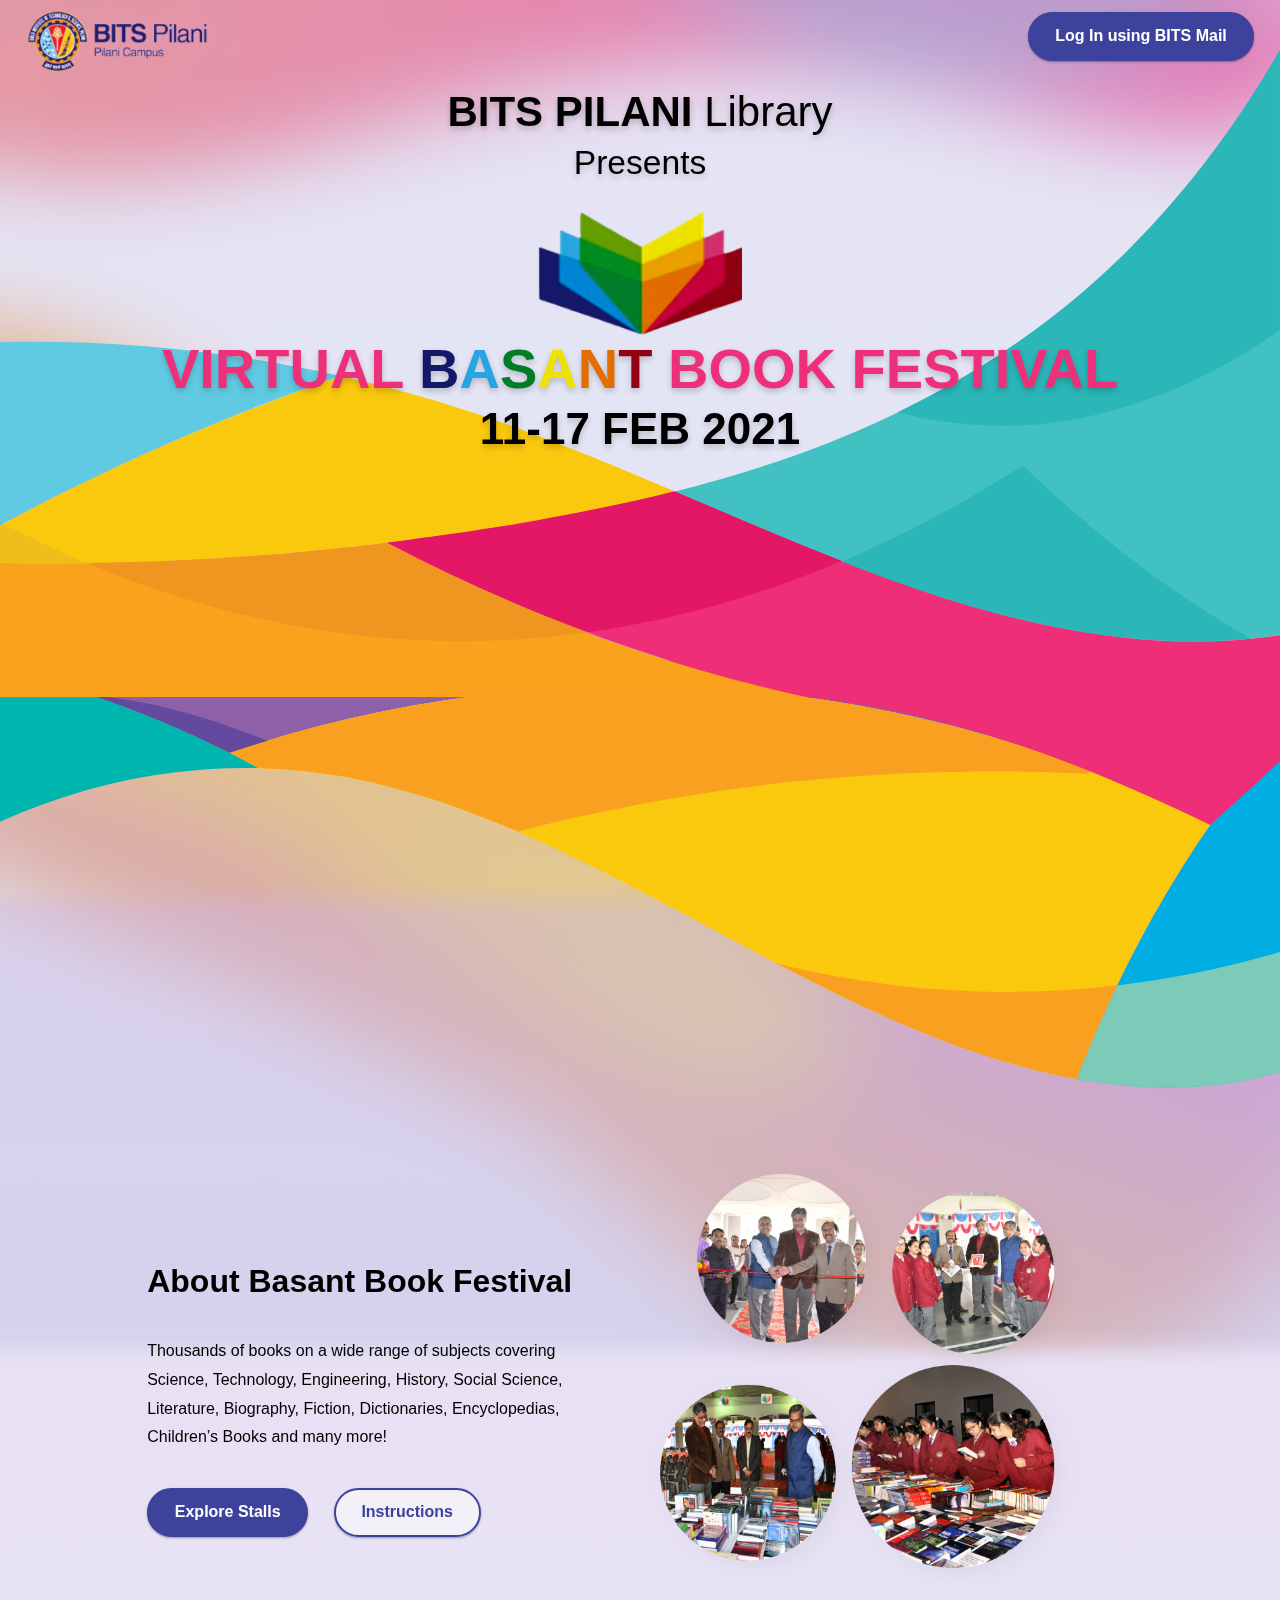
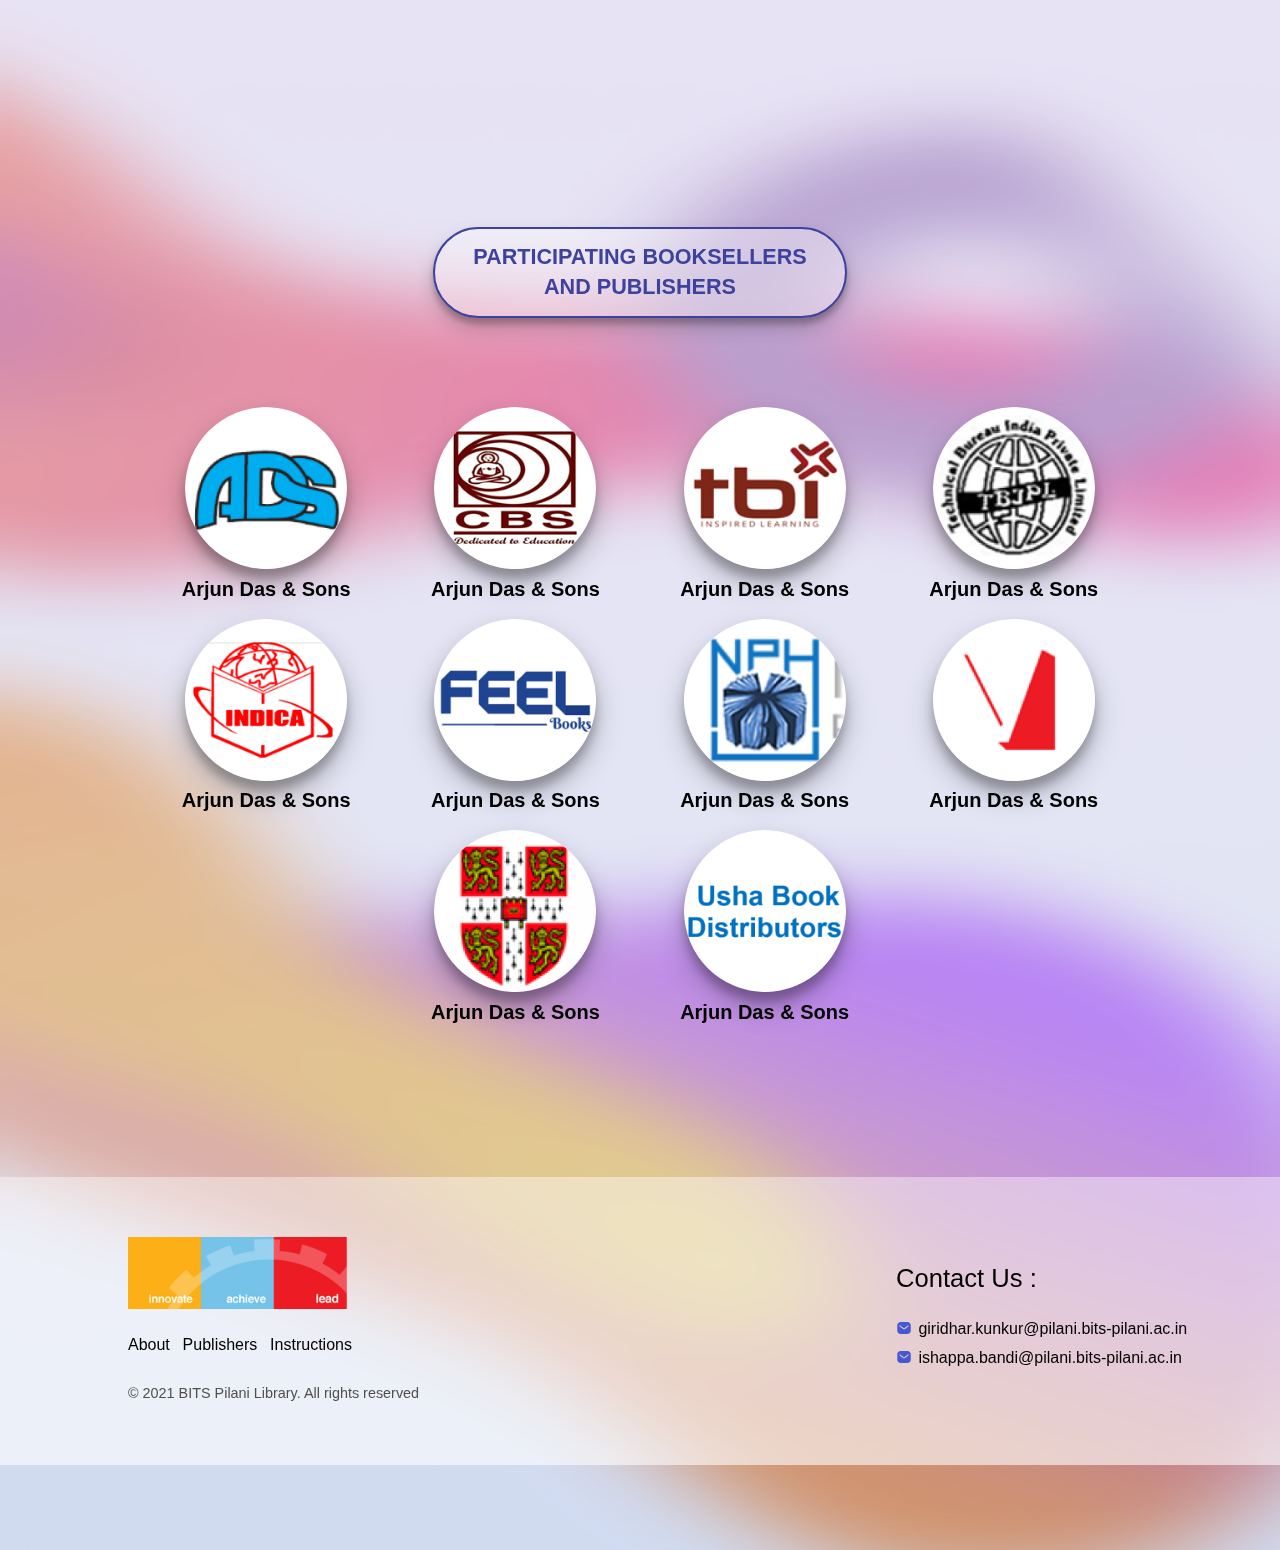
<file: index.html>
<!DOCTYPE html>
<html lang="en">

<head>
    <meta charset="UTF-8">
    <meta name="viewport" content="width=device-width, initial-scale=1.0">
    <link rel="stylesheet" href="css/index.css">
    <link rel="icon" href="assets/icon.png">

    <meta name="google-signin-scope" content="profile email">
    <script src="https://apis.google.com/js/platform.js" async defer></script>
    <script src="https://apis.google.com/js/api:client.js"></script>
    <meta name="google-signin-client_id"
        content="681636635176-ies3cblqevrapsbdlvegihfia6pu8tnd.apps.googleusercontent.com">
    <title>BBF</title>
</head>

<body>
    <!-- <div class="background"></div> -->
    <img src="assets/frost1.png" class="frost">
    <img src="assets/frost1.png" class="frost2">
    <div class="wrapper">
        <div class="header">
            <div class="logo">
                <div><img src="assets/logo.png" class="icon" onclick="location.href='index.html'"></div>
            </div>
            <div class="login_button_container">
                <div class="cart_container">
                    <img src="assets/cart.png" class="cart" onclick="location.href='orders.html'">
                </div>
                <div class="login_logout">
                    <div id="login_button" class="button customGPlusSignIn">
                        Log In using BITS Mail
                    </div>
                    <div class="button_inverse log_out" style="display: none;" onclick="signOut()">
                        Log Out
                    </div>
                </div>

            </div>

        </div>
        <img src="assets/color cuevws.svg" class="landing_svg">
        <div class="landing">
            <div class="landing_text">
                <div class="main_heading">
                    <b>BITS PILANI</b> Library
                    <br>
                    <div class="presents">Presents</div>

                </div>
                <div class="big_icon_container">
                    <img src="assets/icon.png" class="big_icon">
                </div>
                <div class="vbbf">
                    VIRTUAL <span style="color: #131867;">B</span><span style="color: #25a5e2;">A</span><span
                        style="color:#007d25 ;">S</span><span style="color:#ede200 ;">A</span><span
                        style="color:#e36d00 ;">N</span><span style="color: #910013;">T</span> BOOK FESTIVAL
                </div>
                <div class="date">
                    11-17 FEB 2021
                </div>
            </div>

        </div>
        <div class="about" id='about'>
            <div class="about_text_container">
                <div class="about_heading">
                    About Basant Book Festival
                </div>
                <div class="about_text">
                    Thousands of books on a wide range of subjects covering Science, Technology, Engineering, History,
                    Social Science, Literature, Biography, Fiction, Dictionaries, Encyclopedias, Children’s Books and
                    many more!
                </div>
                <div class="about_button">
                    <div class="button" onclick="location.href='#publishers'">
                        <a>Explore Stalls</a>
                    </div>
                    <div class="button_inverse"
                        onclick="window.open('https://drive.google.com/file/d/1TWB0E_e07oopO7eTzZX9jCbwl4PDSwsD/view?usp=sharing')">
                        Instructions</div>
                </div>
            </div>
            <div class="about_pics">
                <img src="assets/images2.png" class="images">
            </div>
        </div>
        <div id="publishers">
            <div class="publishers_heading_container">
                <div class="publishers_heading">
                    PARTICIPATING BOOKSELLERS <br> AND PUBLISHERS
                </div>
            </div>
            <div class="publishers_grid_container">
                <div class="publishers_flexbox">
                    <div class="stalls">
                        <div>
                            <img src="assets/Book Sellers/Component 1.png" class="stalls_image"
                                onclick="location.href='all_books.html'">
                        </div>
                        <div class="stalls_heading">
                            Arjun Das & Sons
                        </div>
                    </div>
                    <div class="stalls">
                        <div>
                            <img src="assets/Book Sellers/Component 2.png" class="stalls_image"
                                onclick="location.href='all_books.html'">
                        </div>
                        <div class="stalls_heading">
                            Arjun Das & Sons
                        </div>
                    </div>
                    <div class="stalls">
                        <div>
                            <img src="assets/Book Sellers/Component 3.png" class="stalls_image"
                                onclick="location.href='all_books.html'">
                        </div>
                        <div class="stalls_heading">
                            Arjun Das & Sons
                        </div>
                    </div>
                    <div class="stalls">
                        <div>
                            <img src="assets/Book Sellers/Component 4.png" class="stalls_image"
                                onclick="location.href='all_books.html'">
                        </div>
                        <div class="stalls_heading">
                            Arjun Das & Sons
                        </div>
                    </div>
                </div>
                <div class="publishers_flexbox">
                    <div class="stalls">
                        <div>
                            <img src="assets/Book Sellers/Component 5.png" class="stalls_image"
                                onclick="location.href='all_books.html'">
                        </div>
                        <div class="stalls_heading">
                            Arjun Das & Sons
                        </div>
                    </div>
                    <div class="stalls">
                        <div>
                            <img src="assets/Book Sellers/Component 6.png" class="stalls_image"
                                onclick="location.href='all_books.html'">
                        </div>
                        <div class="stalls_heading">
                            Arjun Das & Sons
                        </div>
                    </div>
                    <div class="stalls">
                        <div>
                            <img src="assets/Book Sellers/Component 7.png" class="stalls_image"
                                onclick="location.href='all_books.html'">
                        </div>
                        <div class="stalls_heading">
                            Arjun Das & Sons
                        </div>
                    </div>
                    <div class="stalls">
                        <div>
                            <img src="assets/Book Sellers/Component 8.png" class="stalls_image"
                                onclick="location.href='all_books.html'">
                        </div>
                        <div class="stalls_heading">
                            Arjun Das & Sons
                        </div>
                    </div>
                </div>
                <div class="publishers_flexbox">
                    <div class="stalls" style="opacity: 0;">
                        <div>
                            <img src="assets/Book Sellers/Component 9.png" class="stalls_image"
                                onclick="location.href='all_books.html'">
                        </div>
                        <div class="stalls_heading">
                            Arjun Das & Sons
                        </div>
                    </div>
                    <div class="stalls">
                        <div>
                            <img src="assets/Book Sellers/Component 9.png" class="stalls_image"
                                onclick="location.href='all_books.html'">
                        </div>
                        <div class="stalls_heading">
                            Arjun Das & Sons
                        </div>
                    </div>
                    <div class="stalls">
                        <div>
                            <img src="assets/Book Sellers/Component 10.png" class="stalls_image"
                                onclick="location.href='all_books.html'">
                        </div>
                        <div class="stalls_heading">
                            Arjun Das & Sons
                        </div>
                    </div>
                    <div class="stalls" style="opacity: 0;">
                        <div>
                            <img src="assets/Book Sellers/Component 9.png" class="stalls_image"
                                onclick="location.href='all_books.html'">
                        </div>
                        <div class="stalls_heading">
                            Arjun Das & Sons
                        </div>
                    </div>
                </div>
            </div>
        </div>
        <div class="footer">
            <div class="left_footer">
                <div class="footer_logo">
                    <img class="footer_bits_logo" src="assets/companyBranding.gif">
                </div>
                <div class="footer_links">
                    <div><a href="#about">About</a></div>
                    <div><a href="#publishers">Publishers</a></div>
                    <div><a href="https://docs.google.com/document/d/1ThFAt-gjsWo11zjDKE0RTyHtxjp_wXws/edit#heading=h.gjdgxs"
                            target="_blank">Instructions</a>
                    </div>
                </div>
                <div class="copyright">
                    &#169 2021 BITS Pilani Library. All rights reserved
                </div>
            </div>
            <div class="right_footer">
                <!-- <div class="g-signin2 button" data-onsuccess="onSignIn" data-theme="dark"></div> -->
                <div class="contact_us_heading">Contact Us :</div>
                <div class='contact_us_links_container'>
                    <div class="mail_icon_container">
                        <img src="assets/email-icon.png" class="mail_icon">
                    </div>
                    <div>
                        <a
                            href="mailto:giridhar.kunkur@pilani.bits-pilani.ac.in">giridhar.kunkur@pilani.bits-pilani.ac.in</a>
                    </div>
                </div>
                <div class='contact_us_links_container'>
                    <div class="mail_icon_container">
                        <img src="assets/email-icon.png" class="mail_icon">
                    </div>
                    <div>
                        <a
                            href="mailto:ishappa.bandi@pilani.bits-pilani.ac.in">ishappa.bandi@pilani.bits-pilani.ac.in</a>
                    </div>
                </div>
            </div>
        </div>
    </div>
    <div id="sfc1lap8m7ffz15rhab2c978d7l4nlnlg9u"></div>

</body>
<script src="js/index.js"></script>
<script src="js/login.js"></script>
<script type="text/javascript"
    src="https://counter8.stat.ovh/private/counter.js?c=1lap8m7ffz15rhab2c978d7l4nlnlg9u&down=async" async></script>
<noscript><a href="https://www.freecounterstat.com" title="website hits counter"><img
            src="https://counter8.stat.ovh/private/freecounterstat.php?c=1lap8m7ffz15rhab2c978d7l4nlnlg9u" border="0"
            title="website hits counter" alt="website hits counter"></a></noscript>
<!-- <script>
    var formdata = new FormData();
    formdata.append("search", "gh");

    var requestOptions = {
        method: 'POST',
        body: formdata,
        redirect: 'follow'
    };

    fetch("http://159.89.170.179/api/book/filter/fs/title/", requestOptions)
        .then(response => response.text())
        .then(result => console.log(result))
        .catch(error => console.log('error', error));
</script> -->
<!-- <script>
    const qParams = [
        `client_id=681636635176-ies3cblqevrapsbdlvegihfia6pu8tnd.apps.googleusercontent.com`,
        `redirect_uri=https://priyanshu-09.github.io/Basant-Book-Festival/`,
        `response_type=token`,
        `scope=https://www.googleapis.com/auth/drive.metadata.readonly`,
        `state=true`,
        `prompt=consent`,
    ].join("&");

    const url = "https://accounts.google.com/o/oauth2/v2/auth?" + qParams;
    const login_handler = () => {
        window.location.assign(url);
    };

    var url_now = window.location;
    console.log(url_now)
    var arr1 = url_now.hash.split('&')
    var arr2 = arr1[1].split('=')
    console.log(arr2[1])
    var access_token = arr2[1]

    if (access_token != null) {
        fetch("https://oauth2.googleapis.com/token", {
            code: access_token,
            client_id: '681636635176-ies3cblqevrapsbdlvegihfia6pu8tnd.apps.googleusercontent.com',
            client_secret: 'k2e3X8JsUSBouSCxx2gA1H__',
            redirect_uri: 'https://priyanshu-09.github.io/Basant-Book-Festival/',
            grant_type: "authorization_code",
        })
            .then((res) => {
                const response = res.data;
                id_token = response.id_token;
                console.log(id_token)
            })
            .catch((err) => console.log(err.response));
    }


</script> -->


</html>
</file>
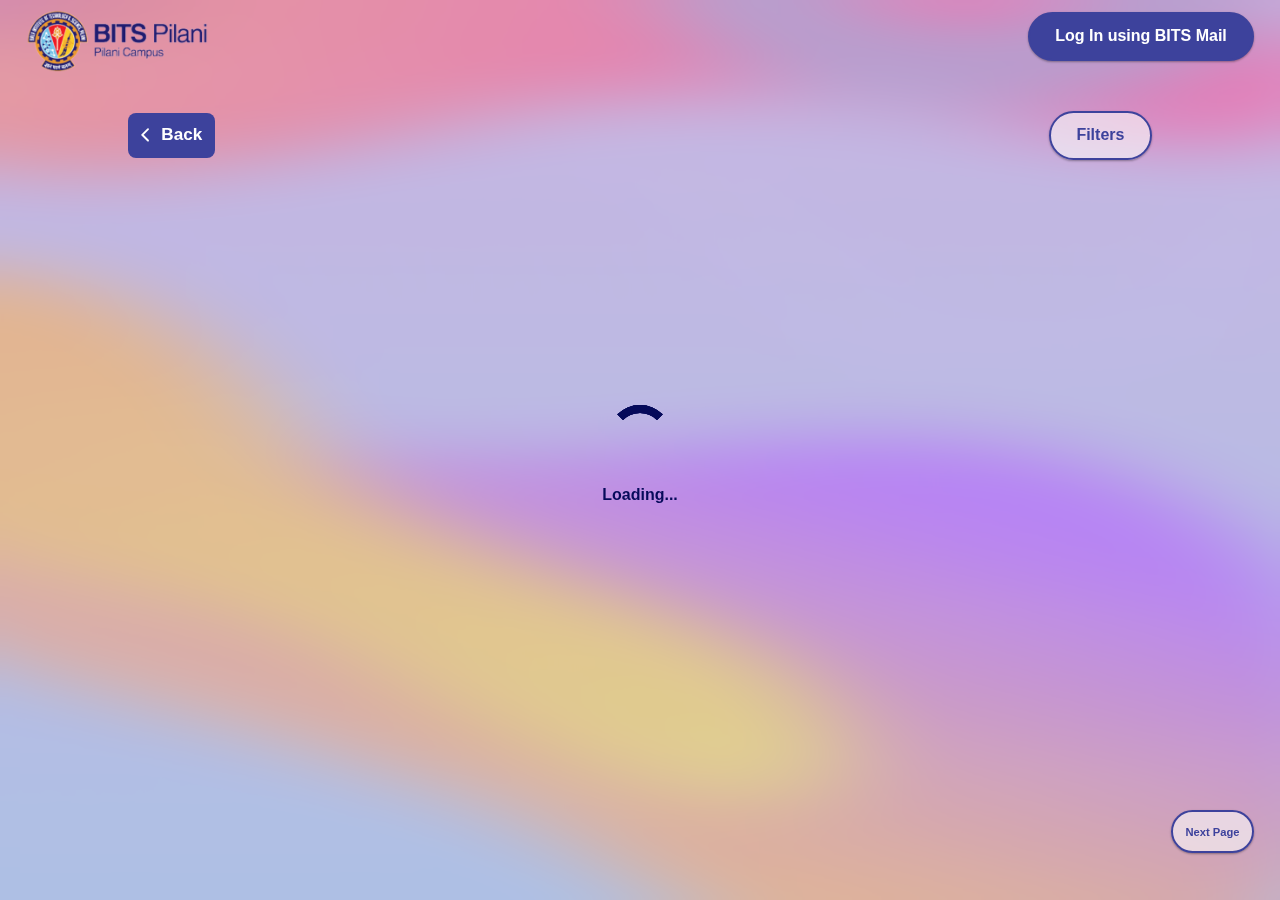
<file: all_books.html>
<!DOCTYPE html>
<html lang="en">

<head>
    <meta charset="UTF-8">
    <meta name="viewport" content="width=device-width, initial-scale=1.0">
    <link rel="stylesheet" href="css/index.css">
    <link rel="stylesheet" href="css/book.css">
    <link rel="stylesheet" href="css/all_books.css">
    <link rel="stylesheet" href="css/loader.css">
    <link rel="icon" href="assets/icon.png">

    <meta name="google-signin-scope" content="profile email">
    <script src="https://apis.google.com/js/platform.js" async defer></script>
    <script src="https://apis.google.com/js/api:client.js"></script>
    <meta name="google-signin-client_id"
        content="681636635176-ies3cblqevrapsbdlvegihfia6pu8tnd.apps.googleusercontent.com">
    <title>All Books</title>
</head>

<body>
    <div class="fake_header"></div>
    <div class="loader_wrapper">
        <div class="lds-ring"><div></div><div></div><div></div><div></div></div>
        <div class="loader_text">Loading...</div>
    </div>
    <img src="assets/book1.png" class="background">
    <div class="next button_inverse" onclick="next()">
        Next Page
    </div>
    <div class="prev button_inverse" onclick="prev()">
        Prev Page
    </div>
    <div class="filter_menu">
        <div class="close_button_container">
            <div>
                <img src='assets/close.png' class="close_button" onclick="close_filter()">
            </div>
        </div>
        <div class="content">
            <div class="search_bar_container">
                <input type="text" class="search_bar" value="Title" onclick="clear_title()">
            </div>
            <div class="search_bar_container">
                <input type="text" class="search_bar" value="Author" onclick="clear_author()">
            </div>
            <div class="subjects_dropdown_container">
                <div class="dropdown" onclick='dropdown()'>
                    <div class="subject_heading">Subjects</div>
                    <div style="display: flex; justify-content: center; align-items: center;"><img
                            src="assets/drop_icon.png" class="drop_icon"></div>
                </div>
                <div class="dropdown_menu" style="display: none;">
                    <div class="subjects" onclick="subject_select('abcde')">
                        ABCDE
                    </div>
                    <div class="subjects">
                        ABCDEadffgrwgregarweg
                    </div>
                    <div class="subjects">
                        ABCDE
                    </div>
                    <div class="subjects">
                        ABCDE
                    </div>
                </div>
            </div>
            <div class="button_container">
                <div class="button_inverse" onclick="clear_fields()">
                    Clear
                </div>
                <div class="button" onclick="apply()">
                    Apply
                </div>
            </div>
        </div>
    </div>

    <div class="wrapper">
        <div class="header">
            <div class="logo">
                <div><img src="assets/logo.png" class="icon" onclick="location.href='index.html'"></div>
                <!-- <div>
                    <img src="assets/companyBranding.gif" class="lead_achieve" onclick="location.href='index.html'">
                </div> -->
            </div>
            <div class="login_button_container">
                <div class="cart_container">
                    <img src="assets/cart.png" class="cart" onclick="location.href='orders.html'">
                </div>
                <div class="login_logout">
                    <div id="login_button" class="button customGPlusSignIn">
                        Log In using BITS Mail
                    </div>
                    <div class="button_inverse log_out" style="display: none;" onclick="signOut()">
                        Log Out
                    </div>
                </div>

            </div>
        </div>
        <div class="content">
            <div class="search_section">
                <div class="back_button" onclick="history.back()">
                    <img src="assets/arrow.png" class="arrow"> Back
                </div>
                <div class="filter_section">
                    <div class="button_inverse" onclick="filter_button()">
                        Filters
                    </div>
                </div>
                <!-- <div class="btn-group dropright ">
                    <button type="button" class="btn btn-secondary dropdown-toggle" data-toggle="dropdown"
                        aria-haspopup="true" onclick="filter_button()">
                        Filters
                    </button>
                    <div class="dropdown-menu ">
                        // Dropdown menu links 
                        <div class="search_bar_container">
                            <input type="text" class="search_bar" value="Title">
                        </div>
                        <div class="search_bar_container">
                            <input type="text" class="search_bar" value="Author">
                        </div>
                        <div class="btn-group">
                            <button type="button" class="btn btn-danger dropdown-toggle dropdown-toggle-split"
                                data-toggle="dropdown" aria-haspopup="true" aria-expanded="false">
                                Subjects
                            </button>
                            <div class="dropdown-menu">
                                <div class="subjects_list">Hi</div>
                            </div>
                        </div>

                    </div>
                </div> -->
            </div>
            <div class="rest_container">
                <div class="all_books_heading"></div>
                <div class="books_container">
                    <div class="books_flexbox">


                    </div>
                    <div class="books_flexbox">


                    </div>
                </div>
            </div>
        </div>
    </div>
</body>
<script src="js/all_books.js"></script>
<script src="js/login.js"></script>


</html>
</file>
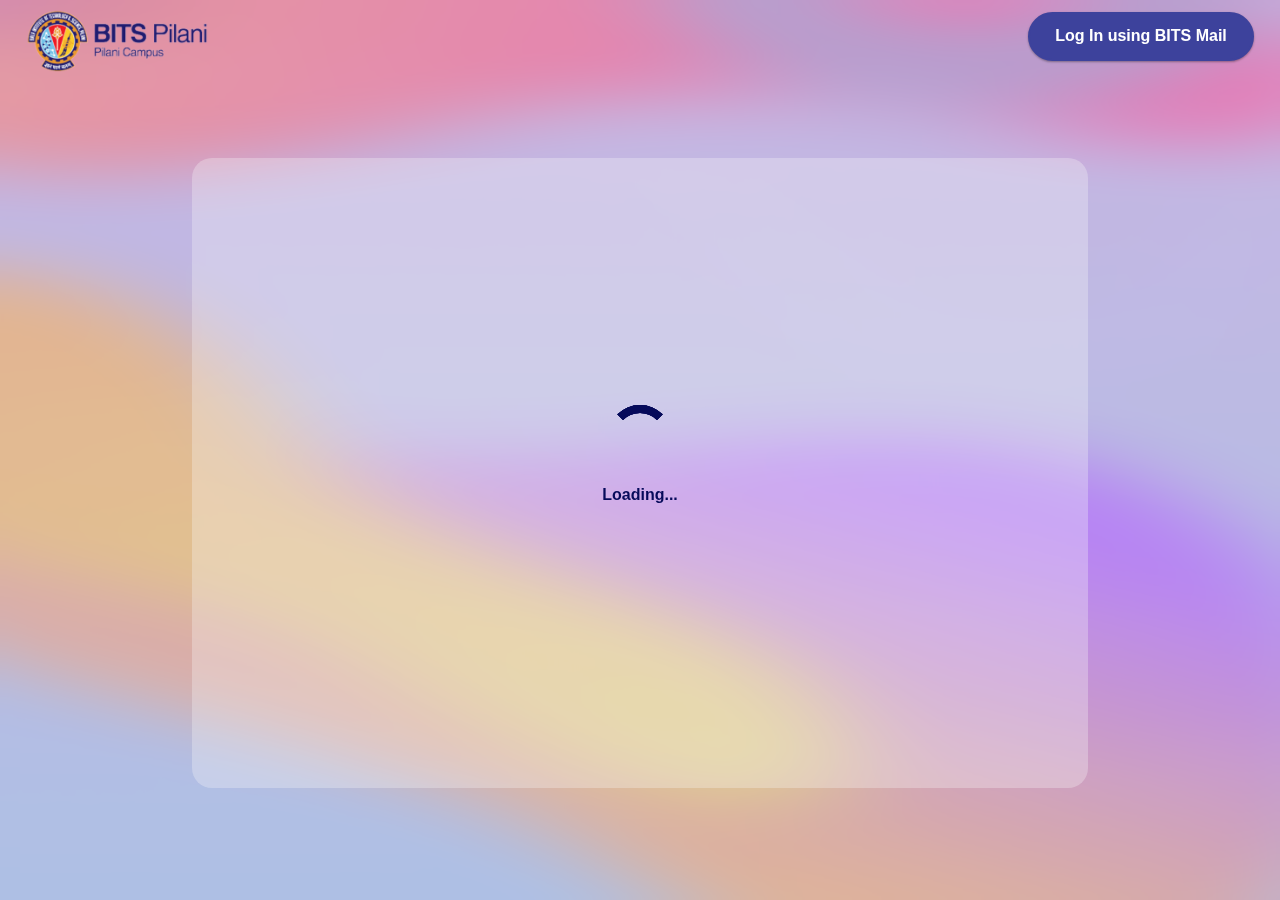
<file: book.html>
<!DOCTYPE html>
<html lang="en">

<head>
    <meta charset="UTF-8">
    <meta name="viewport" content="width=device-width, initial-scale=1.0">
    <link rel="stylesheet" href="css/index.css">
    <link rel="stylesheet" href="css/book.css">
    <link rel="stylesheet" href="css/loader.css">

    <link rel="icon" href="assets/icon.png">

    <meta name="google-signin-scope" content="profile email">
    <script src="https://apis.google.com/js/platform.js" async defer></script>
    <script src="https://apis.google.com/js/api:client.js"></script>
    <meta name="google-signin-client_id"
        content="681636635176-ies3cblqevrapsbdlvegihfia6pu8tnd.apps.googleusercontent.com">
    <title>Books</title>
</head>

<body>
    <div class="fake_header"></div>
    <div class="loader_wrapper">
        <div class="lds-ring">
            <div></div>
            <div></div>
            <div></div>
            <div></div>
        </div>
        <div class="loader_text">Loading...</div>
    </div>

    <div id="pop_up">
        <div id="pop_up_content">

        </div>
        <div class="buttons_container">

            <div class="button_inverse" onclick="cancel()">
                No
            </div>
            <div class="button" onclick="cancel()">\
                Yes
            </div>
        </div>
    </div>
    <img src="assets/book1.png" class="background">
    <div class="wrapper">
        <div class="header">
            <div class="logo">
                <div><img src="assets/logo.png" class="icon" onclick="location.href='index.html'"></div>
            </div>
            <div class="login_button_container">
                <div class="cart_container">
                    <img src="assets/cart.png" class="cart" onclick="location.href='orders.html'">
                </div>
                <div class="login_logout">
                    <div id="login_button" class="button customGPlusSignIn" >
                        Log In using BITS Mail
                    </div>
                    <div class="button_inverse log_out" style="display: none;" onclick="signOut()">
                        Log Out
                    </div>
                </div>

            </div>
        </div>
        <div class="content">
            <div class="search_section" style="display: none;">
                <div class="back_button" onclick="history.back()">
                    <img src="assets/arrow.png" class="arrow"> Back
                </div>
                <!-- <div>
                    <input type="text" class="search_bar" value="Search for Books...">
                </div> -->
            </div>
            <div class="box">
                <div class="rounded_box">

                </div>
            </div>
        </div>
    </div>
</body>
<script src="js/book.js"></script>
<script src="js/login.js"></script>

</html>
</file>
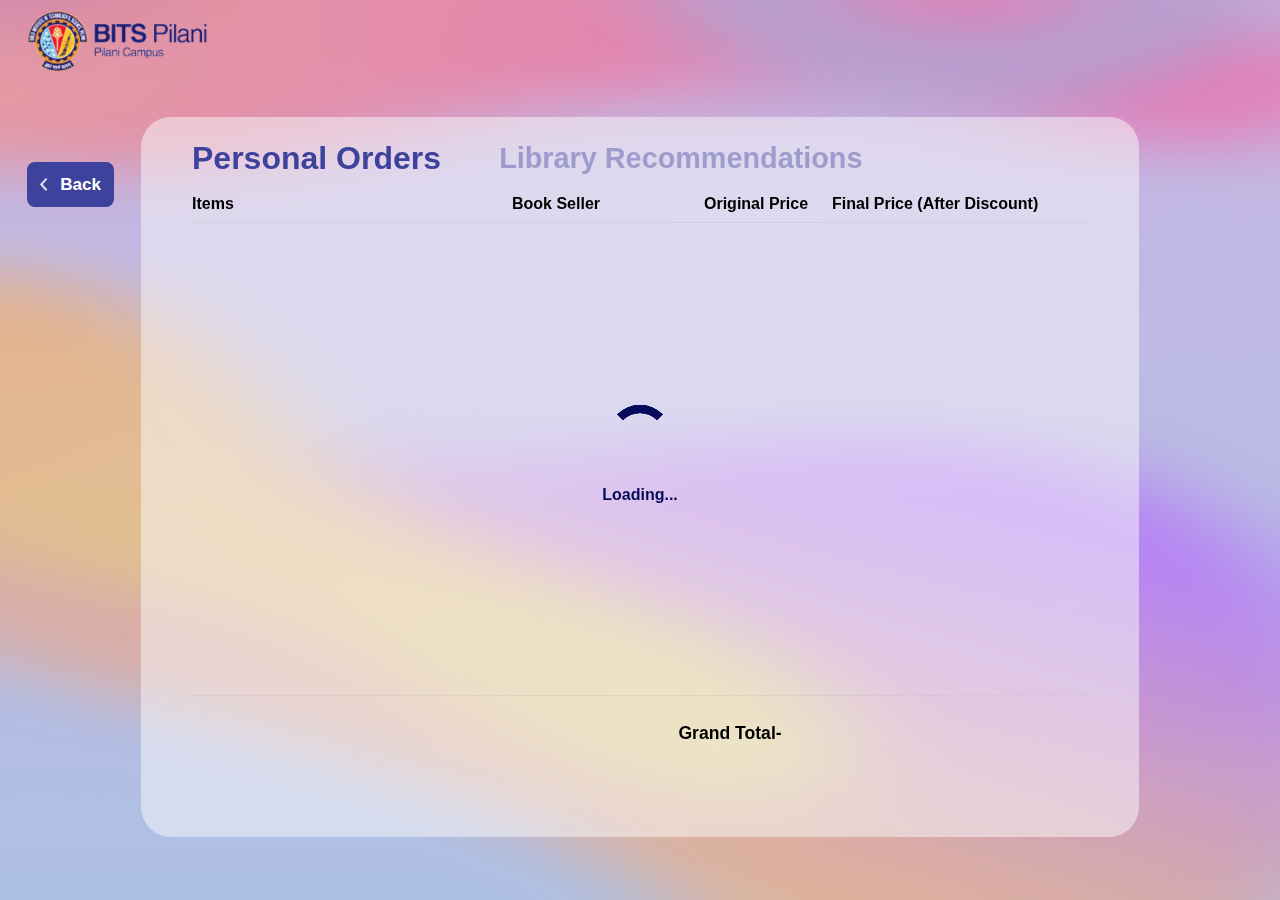
<file: orders.html>
<!DOCTYPE html>
<html lang="en">

<head>
    <meta charset="UTF-8">
    <meta name="viewport" content="width=device-width, initial-scale=1.0">
    <link rel="stylesheet" href="css/index.css">
    <link rel="stylesheet" href="css/book.css">
    <link rel="stylesheet" href="css/orders.css">
    <link rel="stylesheet" href="css/loader.css">
    <link rel="icon" href="assets/icon.png">

    <meta name="google-signin-scope" content="profile email">
    <script src="https://apis.google.com/js/platform.js" async defer></script>
    <script src="https://apis.google.com/js/api:client.js"></script>
    <meta name="google-signin-client_id"
        content="681636635176-ies3cblqevrapsbdlvegihfia6pu8tnd.apps.googleusercontent.com">
    <title>Orders</title>
</head>

<body>
    <div class="fake_header"></div>
    <div class="loader_wrapper">
        <div class="lds-ring">
            <div></div>
            <div></div>
            <div></div>
            <div></div>
        </div>
        <div class="loader_text">Loading...</div>
    </div>
    <img src="assets/book1.png" class="background">
    <div class="wrapper">
        <div class="header">
            <div class="logo">
                <div><img src="assets/logo.png" class="icon" onclick="location.href='index.html'"></div>
            </div>
            <div class="login_button_container">
                <div id="login_button" class="button customGPlusSignIn">
                    Login
                </div>

            </div>
        </div>

        <div class="orders_wrapper">
            <div class="back_section">
                <div class="back_button" onclick="history.back()">
                    <img src="assets/arrow.png" class="arrow"> Back
                </div>
            </div>
            <div class="orders_container">
                <div class="orders_heading">
                    <div class="orders" onclick="orders()">
                        Personal Orders
                    </div>
                    <div class="recommended" onclick='recommended()'>
                        Library Recommendations
                    </div>
                </div>
                <div class="ordered_books_container">
                    <div class="headings_container">
                        <div class="headings items">
                            Items
                        </div>
                        <div class="headings seller">
                            Book Seller
                        </div>
                        <div class="prices">
                            Original Price
                        </div>
                        <div>
                            Final Price (After Discount)
                        </div>

                    </div>
                    <div class="items_container">

                    </div>
                    <div class="final_price_container">
                        Grand Total-
                        <div class="final_price">

                        </div>
                    </div>

                </div>
            </div>
        </div>
    </div>
</body>
<script src="js/orders.js"></script>

</html>
</file>
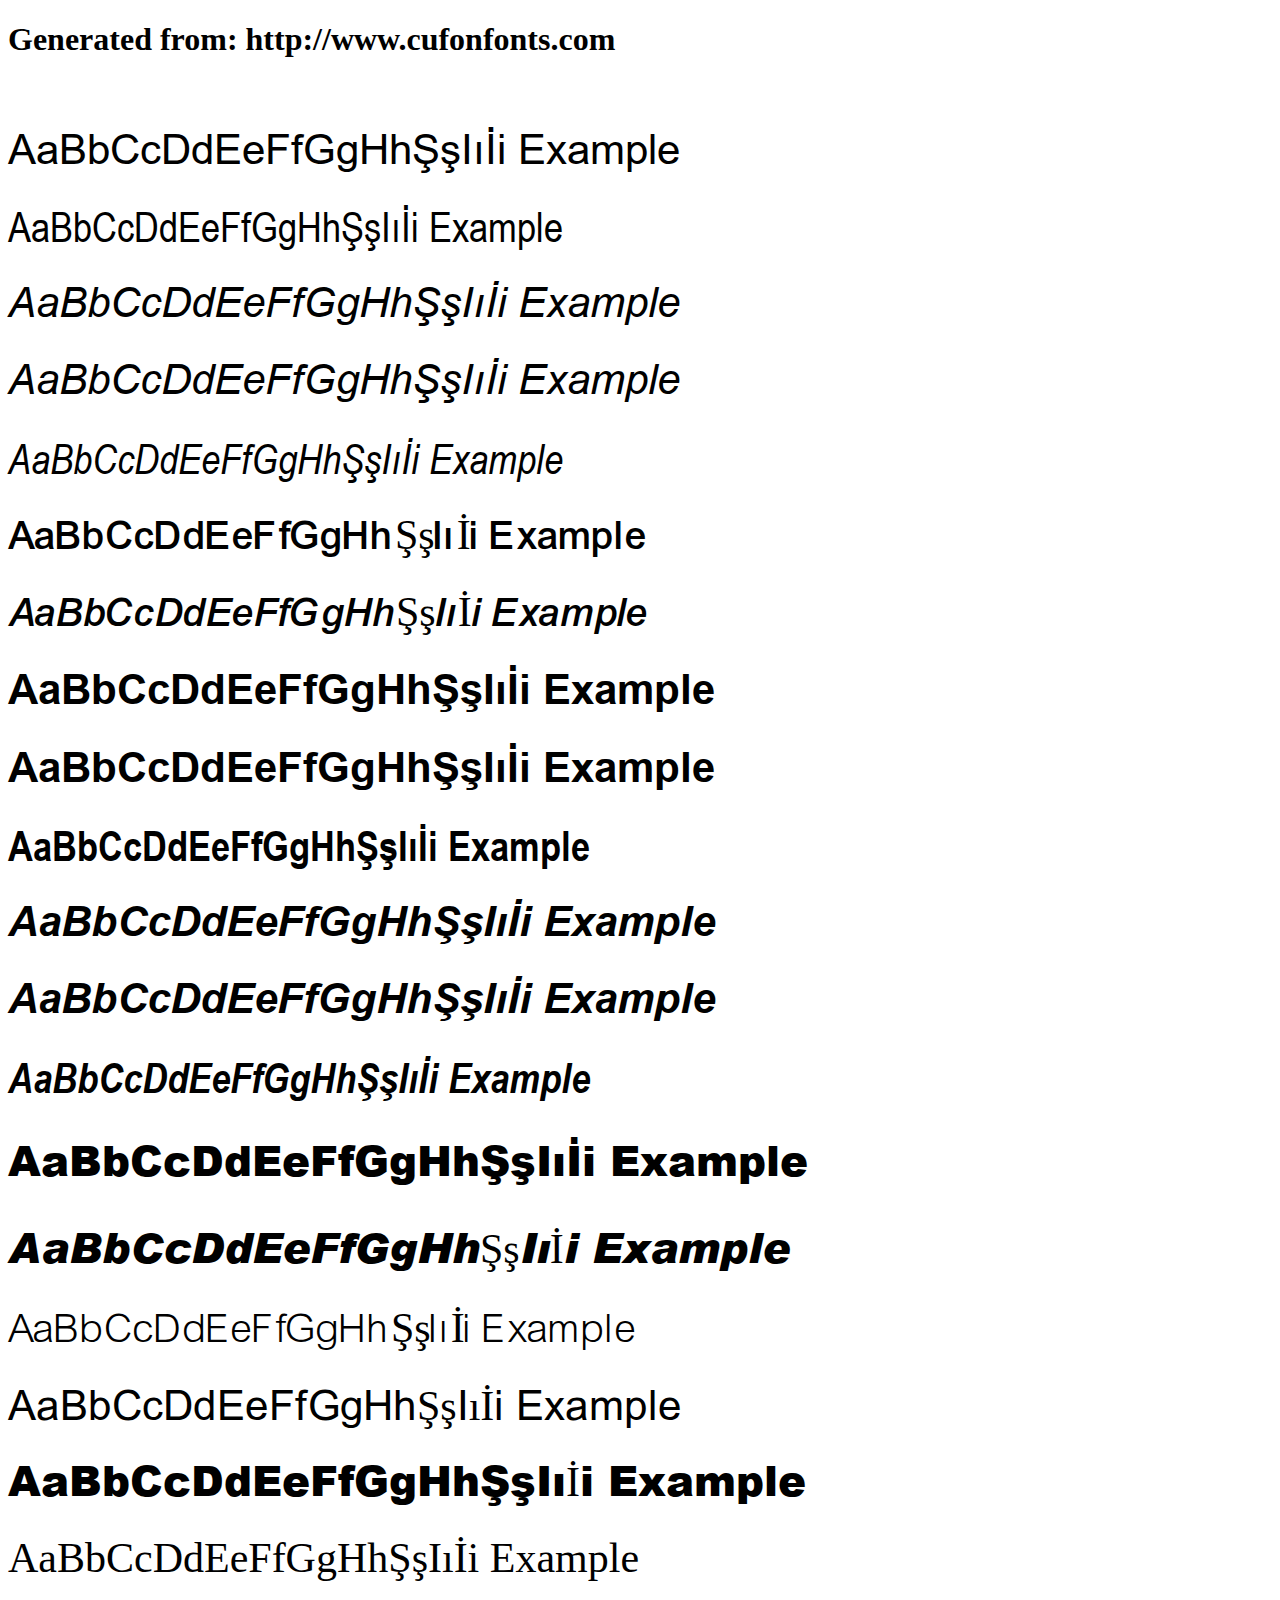
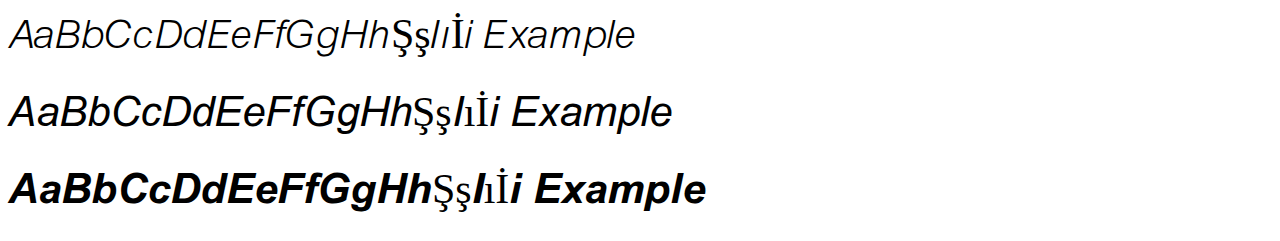
<file: assets/fonts/example.html>
<!DOCTYPE html>
<html xmlns="http://www.w3.org/1999/xhtml">
<head>
    <meta http-equiv="Content-Type" content="text/html; charset=utf-8"/>
    <link rel="stylesheet" type="text/css"
          href="style.css"/>
</head>

<body>

<h1>Generated from: http://www.cufonfonts.com</h1><br/>
<h1 style="font-family:'Arial Regular';font-weight:normal;font-size:42px">AaBbCcDdEeFfGgHhŞşIıİi Example</h1>
<h1 style="font-family:'Arial Narrow';font-weight:normal;font-size:42px">AaBbCcDdEeFfGgHhŞşIıİi Example</h1>
<h1 style="font-family:'Arial Italic';font-weight:normal;font-size:42px">AaBbCcDdEeFfGgHhŞşIıİi Example</h1>
<h1 style="font-family:'Arial Italic';font-weight:normal;font-size:42px">AaBbCcDdEeFfGgHhŞşIıİi Example</h1>
<h1 style="font-family:'Arial Narrow Italic';font-weight:normal;font-size:42px">AaBbCcDdEeFfGgHhŞşIıİi Example</h1>
<h1 style="font-family:'Arial Medium';font-weight:normal;font-size:42px">AaBbCcDdEeFfGgHhŞşIıİi Example</h1>
<h1 style="font-family:'Arial Medium Italic';font-weight:normal;font-size:42px">AaBbCcDdEeFfGgHhŞşIıİi Example</h1>
<h1 style="font-family:'Arial Bold';font-weight:normal;font-size:42px">AaBbCcDdEeFfGgHhŞşIıİi Example</h1>
<h1 style="font-family:'Arial Bold';font-weight:normal;font-size:42px">AaBbCcDdEeFfGgHhŞşIıİi Example</h1>
<h1 style="font-family:'Arial Narrow Bold';font-weight:normal;font-size:42px">AaBbCcDdEeFfGgHhŞşIıİi Example</h1>
<h1 style="font-family:'Arial Bold Italic';font-weight:normal;font-size:42px">AaBbCcDdEeFfGgHhŞşIıİi Example</h1>
<h1 style="font-family:'Arial Bold Italic';font-weight:normal;font-size:42px">AaBbCcDdEeFfGgHhŞşIıİi Example</h1>
<h1 style="font-family:'Arial Narrow Bold Italic';font-weight:normal;font-size:42px">AaBbCcDdEeFfGgHhŞşIıİi Example</h1>
<h1 style="font-family:'Arial Black';font-weight:normal;font-size:42px">AaBbCcDdEeFfGgHhŞşIıİi Example</h1>
<h1 style="font-family:'Arial Black Italic';font-weight:normal;font-size:42px">AaBbCcDdEeFfGgHhŞşIıİi Example</h1>
<h1 style="font-family:'Arial Light Regular';font-weight:normal;font-size:42px">AaBbCcDdEeFfGgHhŞşIıİi Example</h1>
<h1 style="font-family:'Arial CE Regular';font-weight:normal;font-size:42px">AaBbCcDdEeFfGgHhŞşIıİi Example</h1>
<h1 style="font-family:'Arial CE MT Black Regular';font-weight:normal;font-size:42px">AaBbCcDdEeFfGgHhŞşIıİi Example</h1>
<h1 style="font-family:'Arial CE Bold';font-weight:normal;font-size:42px">AaBbCcDdEeFfGgHhŞşIıİi Example</h1>
<h1 style="font-family:'Arial Light Italic';font-weight:normal;font-size:42px">AaBbCcDdEeFfGgHhŞşIıİi Example</h1>
<h1 style="font-family:'Arial CE Italic';font-weight:normal;font-size:42px">AaBbCcDdEeFfGgHhŞşIıİi Example</h1>
<h1 style="font-family:'Arial CE Bold Italic';font-weight:normal;font-size:42px">AaBbCcDdEeFfGgHhŞşIıİi Example</h1>


</body>
</html>
</file>
<file: css/index.css>
html {
  scroll-behavior: smooth;
}

body {
  margin: 0;
  overflow-x: hidden;
  font-family: Arial, Helvetica, sans-serif;
  font-style: normal;
  font-weight: bold;
}

@font-face {
  font-family: "Arial Regular";
  font-style: normal;
  font-weight: normal;
  src: local("Arial Regular"), url("assets/fonts/ARIAL.woff") format("woff");
}

.frost {
  width: 100vw;
  height: 300vh;
  position: absolute;
  left: 0;
  top: -150vh;
  z-index: -2;
}

.frost2 {
  width: 100vw;
  height: 250vh;
  position: absolute;
  left: 0;
  top: 100vh;
  z-index: -2;
}

.background {
  width: 100vw;
  height: 100vh;
  background: linear-gradient(180deg, #b993d6 0%, #8ca6db 100%);
  box-shadow: 14px 17px 17px rgba(7, 7, 7, 0.14);
  z-index: -1;
  opacity: 0.7;
  position: absolute;
  top: 0;
  left: 0;
}

.wrapper {
  display: flex;
  flex-direction: column;
  width: 100vw;
  /* height: 330vh; */
  overflow-x: hidden;
  scroll-behavior: smooth;
  background: linear-gradient(
      180deg,
      rgb(255 255 255 / 0%) 0%,
      rgba(255, 255, 255, 0) 100%
    ),
    rgba(255, 255, 255, 0.3);
  backdrop-filter: blur(10px);
  z-index: 1;
}

.wrapper div {
  z-index: 1;
}

.header {
  width: 100vw;
  height: 8vh;
  left: 0px;
  top: 0px;
  display: flex;
  justify-content: space-between;
  flex-direction: row;
}

.logo {
  display: flex;
  flex-direction: column;
  justify-content: center;
  align-items: center;
  /* width: 173px;
    height: 20px; */
  width: max-content;
  height: max-content;
  left: 2vw;
  top: 26px;
  padding-top: 1vh;
  padding-left: 2vw;
}

.icon {
  height: 7vh;
  left: 5vw;
  top: 1vh;
  margin-right: 10px;
  cursor: pointer;
}

.lead_achieve {
  width: 9vw;
  cursor: pointer;
}

.icon_name {
  left: 13.75%;
  right: 76.88%;
  top: 36.11%;
  bottom: 36.11%;
  font-weight: 600;
  font-size: 10px;
  letter-spacing: 0ch;
  line-height: 20px;
  /* identical to box height, or 143% */
  font-feature-settings: "liga" off;
  color: #000000;
}

.login_button_container {
  width: max-content;
  display: flex;
  justify-content: center;
  align-items: center;
  padding-right: 2vw;
}

.login_logout {
  display: flex;
  flex-direction: row;
  justify-content: center;
  align-items: center;
}

.log_out {
  margin-left: 1vw;
  display: none;
}

.cart {
  height: 3vh;
  display: none;
  cursor: pointer;
}

.cart_container {
  height: 100%;
  display: flex;
  justify-content: center;
  align-items: center;
  margin-right: 2vw;
}

.button,
.button_inverse {
  display: flex;
  flex-direction: row;
  align-items: center;
  justify-content: center;
  color: white;
  padding: 1.5vh 2vw 1.5vh 2vw;
   box-shadow: 0 1px 3px rgba(0,0,0,0.12), 0 1px 2px rgba(0,0,0,0.24);
  width: fit-content;
  transition: all 0.3s ease;
  height: auto;
  top: 14px;
  background: #3d429c;
  border-radius: 28px;
  cursor: pointer;
  font-size: 16px;
  /* line-height: 20px; */
  /* identical to box height, or 125% */
  text-align: center;
  font-feature-settings: "liga" off;
  border: 2px solid #3d429c;
  /* Default / White */
}

.button_inverse {
  background-color: rgba(250, 250, 250, 0.6);
  color: #3d429c;
}

.button_inverse:hover {
  background-color: #3d429c;
  color: white;
}

.button:hover {
  background-color: rgba(250, 250, 250, 0.6);
  color: #3d429c;
}

/* 
.button_inverse:hover {
    background-color: #3D429C;
    color: white;
} */

.landing {
  width: 100vw;
  height: 90vh;
  overflow-x: hidden;
  display: flex;
  justify-content: center;
  align-items: center;
  text-shadow: 0px 3px 6px #00000033;
}

.landing_svg {
  position: absolute;
  left: 0;
  width: 100vw;
  right: 0;
  top: 50px;
  transition: all 0.2s ease;
  /* transform: scaleY(.75); */
}

.landing_text {
  height: 90vh;
  width: 100vw;
  display: flex;
  flex-direction: column;
  justify-content: flex-start;
  align-items: center;
  overflow: hidden;
  margin-top: -22vh;
  z-index: 3;
}

.landing_text div {
  z-index: 3;
}

.main_heading {
  width: 50vw;
  min-height: 10vh;
  font-size: 42px;
  line-height: 51px;
  text-align: center;
  margin-top: 12.5vh;
  font-weight: lighter;
}

.big_icon_container {
  width: 50vw;
  display: flex;
  justify-content: center;
  margin-top: 2.5vh;
}

.big_icon {
  height: 14vh;
}

.presents {
  font-size: 0.8em;
}

.vbbf {
  font-weight: 900;
  font-size: 3.5em;
  /* line-height: 69px; */
  width: 90vw;
  text-align: center;
  color: #ee307a;
}

.date {
  width: 50vw;
  text-align: center;
  font-weight: bold;
  font-size: 2.75em;
  line-height: 56px;
}

.about {
  width: 100vw;
  height: 100vh;
  overflow-x: hidden;
  display: flex;
  justify-items: center;
  align-items: center;
}

.about_text_container {
  width: 50vw;
  height: 100vh;
  display: flex;
  flex-direction: column;
  justify-content: center;
  align-items: center;
}

.about_heading {
  width: 35vw;
  margin-top: 15vh;
  text-align: left;
  margin-left: 8vw;
  font-weight: bold;
  font-size: 2em;
  line-height: 39px;
  margin-bottom: 4vh;
}

.about_text {
  width: 35vw;
  text-align: left;
  margin-left: 8vw;
  font-weight: normal;
  font-size: 1em;
  line-height: 179.9%;
}

.about_button {
  width: 35vw;
  margin-left: 8vw;
  margin-top: 4vh;
  display: flex;
}

.about_button > div {
  padding-left: 2vw;
  padding-right: 2vw;
  margin-right: 2vw;
}

.about_button > div:nth-child(1):hover {
  background-color: #3d429c;
}

.about_button > div:nth-child(2):hover {
  background-color: rgba(250, 250, 250, 0.6);
  color: #3d429c;
}

.button > a {
  color: white;
  text-decoration: none;
}

.about_pics {
  width: 50vw;
  height: 100vh;
  display: flex;
  align-items: center;
}

.images {
  float: left;
  width: 35vw;
  margin-top: 10vh;
}

#publishers {
  width: 100vw;
  /* height: 100vh; */
  display: flex;
  flex-direction: column;
}

.publishers_heading_container {
  width: 100vw;
  height: 20vh;
  display: flex;
  justify-content: center;
  align-items: center;
}

.publishers_heading {
  padding: 1.5vh 3vw 1.5vh 3vw;
  /* background: linear-gradient(180deg, rgb(255, 128, 8, 0.8) 0%, rgb(255, 200, 55, 0.8) 100%); */
  backdrop-filter: blur(3px);
  background: rgba(250, 250, 250, 0.1);
  /* Note: backdrop-filter has minimal browser support */
  border-radius: 160px;
  color: #3d429c;
  border: #3d429c 2px solid;
  text-align: center;
  font-weight: bold;
  font-size: 1.35em;
  line-height: 30px;
  box-shadow: 3px 9px 20px 1px #00000026;
  box-shadow: 0 10px 20px rgba(0, 0, 0, 0.19), 0 6px 6px rgba(0, 0, 0, 0.23);
}

.publishers_grid_container {
  display: flex;
  flex-direction: column;
  width: 100vw;
  height: max-content;
  margin-top: 5vh;
  justify-content: space-evenly;
  align-items: center;
  margin-bottom: 15vh;
}

.publishers_flexbox {
  display: flex;
  justify-content: center;
  align-items: center;
  width: 100vw;
  height: max-content;
}

.stalls {
  height: max-content;
  display: flex;
  flex-direction: column;
  justify-content: center;
  align-items: center;
  margin: 0 2vw 2vh 2vw;
}

.stalls_image {
  height: 18vh;
  width: 18vh;
  border-radius: 50%;
  cursor: pointer;
  box-shadow: 0 14px 28px rgba(0, 0, 0, 0.25), 0 10px 10px rgba(0, 0, 0, 0.22);
}

.stalls_heading {
  font-weight: bold;
  font-size: 1.25em;
  color: black;
  cursor: pointer;
  text-align: center;
  width: 22vh;
  /* line-height: 29px; */
  margin-top: 0.5vh;
}

.footer {
  width: 100vw;
  height: 32vh;
  display: flex;
  justify-content: space-between;
  align-items: center;
  background: rgba(250, 250, 250, 0.2);
  backdrop-filter: blur(3px);
}

.left_footer {
  height: 30vh;
  width: 30vw;
  margin-left: 10vw;
  display: flex;
  flex-direction: column;
  align-items: center;
  justify-content: center;
}

.footer_logo {
  width: 30vw;
  display: flex;
  justify-content: flex-start;
  align-items: center;
}

.footer_bits_logo {
  height: 8vh;
}

.footer_links {
  width: 30vw;
  display: flex;
  justify-content: flex-start;
  align-items: center;
  margin-top: 3vh;
}

.footer_links a {
  text-decoration: none;
  font-size: 1em;
  margin-right: 1vw;
  font-weight: lighter;
  color: black;
  cursor: pointer;
}

.copyright {
  width: 30vw;
  font-weight: lighter;
  font-size: 0.9em;
  margin-top: 3vh;
  line-height: 24px;
  /* identical to box height, or 171% */
  font-feature-settings: "liga" off;
  color: #4f4f4f;
}

.right_footer {
  height: 30vh;
  width: 30vw;
  /* margin-right: 10vw; */
  display: flex;
  flex-direction: column;
  justify-content: center;
  align-items: center;
}

.contact_us_heading {
  font-size: 1.6em;
  width: 30vw;
  font-weight: normal;
  margin-bottom: 3vh;
}

.contact_us_links_container {
  margin-bottom: 1vh;
  width: 30vw;
  display: flex;
}

.contact_us_links_container a {
  font-size: 1em;
  text-decoration: none;
  color: black;
  font-weight: lighter;
  cursor: pointer;
}

.mail_icon {
  height: 1em;
  margin-right: 0.5vw;
  /* cursor: pointer; */
}

@media (max-width: 600px) {
  .logo {
    width: max-content;
    padding-left: 3vw;
    margin-top: 1vh;
  }
  .button:hover {
    background-color: #3d429c;
    color: white;
  }
  .button_inverse:hover {
    background-color: rgba(250, 250, 250, 0.6);
    color: #3d429c;
  }
  .button,
  .button_inverse {
    padding: 1vh 1.5vw 1vh 1.5vw;
    font-size: 0.8em;
  }
  .login_logout {
    flex-direction: column;
    margin-top: 2vh;
  }
  .log_out {
    margin-top: 1vh;
  }
  .cart_container {
    justify-content: flex-start;
    align-items: flex-start;
    margin-right: 3vw;
  }
  .login_button_container {
    padding-right: 2.5vw;
    /* padding-top: 1vh; */
    max-width: 50vw;
    margin-top: 2.5vh;
  }
  .icon {
    height: 7vh;
  }
  .landing_svg {
    top: 80vh;
  }
  .main_heading {
    width: 100vw;
    font-size: 1.9em;
    /* line-height: 51px; */
    text-align: center;
    margin-top: 18vh;
  }
  .vbbf {
    font-size: 2em;
    margin-top: 3vh;
  }
  .big_icon {
    margin-top: 3vh;
    height: 15vh;
  }
  .date {
    width: 100vw;
    text-align: center;
    font-weight: bolder;
    font-size: 1.75em;
    line-height: 56px;
  }
  .about {
    display: block;
  }
  .about_pics {
    display: none;
  }
  .about_text_container {
    width: 100vw;
  }
  .about_heading {
    width: 85vw;
    margin-left: 0;
    margin-top: 19vh;
  }
  .about_text {
    width: 85vw;
    margin-left: 0;
  }
  .about_button {
    margin-left: 0;
    width: auto;
    flex-direction: column;
    justify-content: center;
    align-items: center;
  }
  .about_button > div {
    margin-bottom: 1vh;
    padding: 1.5vh 4vw;
  }
  .publishers_heading {
    font-size: 1em;
    line-height: 20px;
    padding: 2vh 3.5vw 1.5vh 3.5vw;
  }
  .publishers_grid_container {
    justify-content: flex-start;
    margin-bottom: 9vh;
    /* padding-top: vh; */
  }
  .stalls {
    /* height: 22vw; */
    margin: 0 1vw 2vh 1vw;
  }
  .stalls_image {
    height: 21vw;
    width: 21vw;
  }
  .stalls_heading {
    width: 23vw;
    font-size: 1em;
  }
  .footer_links a {
    margin-right: 2vw;
    font-size: 0.8em;
  }
  .footer_bits_logo {
    height: 6vh;
  }
  .copyright {
    width: 40vw;
    font-weight: lighter;
    font-size: 0.7em;
    margin-top: 3vh;
    margin-left: 10vw;
    line-height: 15px;
  }
  .left_footer {
    margin-left: 5vw;
  }
  .right_footer {
    width: 40vw;
  }
  .contact_us_heading {
    font-size: 1.3em;
    width: 40vw;
  }
  .mail_icon_container {
    display: flex;
    justify-content: center;
    align-items: center;
  }
  .contact_us_links_container {
    width: 35vw;
    margin-right: 5vw;
  }
  .contact_us_links_container a {
    font-size: 0.6em;
    display: flex;
  }
  .frost2 {
    height: 230vh;
  }
}
</file>
<file: css/book.css>
.background {
    height: 100vh;
    width: 100vw;
    z-index: -2;
    background-size: cover;
    background-position: center;
}

#pop_up {
    height: 60vh;
    width: 60vw;
    border-radius: 20px;
    background: rgba(250, 250, 250, 0.3);
    /* opacity: 0.3; */
    backdrop-filter: blur(3px);
    z-index: 10;
    position: absolute;
    top: 20vh;
    left: 20vw;
    display: none;
    flex-direction: column;
    justify-content: space-evenly;
    align-items: center;
}

#pop_up_content {
    width: 50vw;
    font-size: 1.5em;
    margin-bottom: 3vh;
    text-align: center;
    font-weight: normal;
}

.buttons_container {
    width: 50vw;
    display: flex;
    justify-content: space-evenly;
    align-items: center;
    margin-top: 5vh;
}

.fake_header {
    width: 100vw;
    height: 8vh;
    left: 0px;
    top: 0px;
    position: absolute;
    z-index: -1;
    mix-blend-mode: normal;
    opacity: 0.2;
    /* backdrop-filter: blur(250px); */
}

.wrapper {
    height: 100vh;
    background: transparent;
    backdrop-filter: blur(8px);
}

.search_section {
    height: 10vh;
    width: 100vw;
    display: flex;
    align-items: center;
    margin-top: 2vh;
}

.back_button {
    height: 5vh;
    width: max-content;
    color: white;
    font-size: 1.9vh;
    text-align: center;
    padding: 0 1vw;
    background: #3D429C;
    border-radius: 8px;
    display: flex;
    justify-content: center;
    align-items: center;
    margin-left: 10vw;
    margin-right: 2.5vw;
    cursor: pointer;
}

.arrow {
    height: 1.5vh;
    margin-right: 1vw;
}

.search_bar {
    height: 5vh;
    width: 20vw;
    background: rgba(250, 250, 250, 0.5);
    backdrop-filter: blur(3px);
    /* Note: backdrop-filter has minimal browser support */
    border-radius: 8px;
    outline: none;
    color: #3c3c3c;
    padding-left: 2vw;
    border: none;
}

.search_bar:focus {
    outline: darkgray;
}

.box {
    height: 80vh;
    width: 100vw;
    display: flex;
    flex-direction: column;
    align-items: center;
    justify-content: center;
}

.rounded_box {
    height: 70vh;
    width: 70vw;
    border-radius: 20px;
    background: rgba(250, 250, 250, 0.3);
    /* opacity: 0.3; */
    backdrop-filter: blur(3px);
    display: flex;
    align-items: center;
    margin-top: 9vh;
}

.book_img {
    height: 60vh;
    /* width: 20vw; */
    margin-left: 5vw;
    border-radius: 10px;
    background-size: cover;
    background-position: center;
    background-image: url('../assets/palceholder.png')
}

.book_content {
    height: 60vh;
    /* width: 40vw;
    margin-left: 10vw; */
    display: flex;
    padding-left: 10vw;
    flex-direction: column;
    justify-content: center;
    align-items: center;
}

#book_heading {
    /* width: 40vw; */
    font-size: 1.5em;
    font-weight: bold;
    /* font-size: 32px; */
    line-height: 39px;
    margin-bottom: 2vh;
    max-width: 30vw;
    text-align: center;
    cursor: pointer;
}

#book_author {
    /* width: 40vw; */
    font-size: 1em;
    font-weight: lighter;
    /* font-size: 18px; */
    /* line-height: 21px; */
    color: #444444;
    margin-bottom: 1vh;
}

.book_publisher_container {
    /* width: 40vw; */
    font-size: 1em;
    font-weight: lighter;
    color: #444444;
    margin-bottom: 2vh;
    display: flex;
    flex-direction: row;
}

#book_publisher {
    font-weight: bold;
    color: #4658D0;
    /* color: #3D429C; */
    margin-left: 1vw;
    cursor: pointer;
}

.book_price_container {
    display: flex;
    margin-bottom: 3vh;
    /* width: 40vw; */
}

#book_new_price {
    margin-right: 1vw;
    font-weight: 500;
    font-size: 1.25em;
    line-height: 21px;
    /* identical to box height */
    color: #FF596B;
}

#book_old_price {
    margin-right: 1vw;
    font-size: 1.25em;
    font-weight: 500;
    line-height: 21px;
    text-decoration-line: line-through;
    color: #3C3C3C;
}

#discount {
    font-weight: 300;
    font-size: 0.8em;
    height: 100%;
    line-height: 26px;
    color: #3C3C3C;
}

.button_container {
    /* width: 40vw; */
    display: flex;
    margin-bottom: 1.5vh;
}

.button_container>div {
    width: max-content;
}

@media(max-width:600px) {
    #pop_up {
        width: 80vw;
        left: 10vw;
    }
    #pop_up_content {
        width: 70vw;
        margin-top: 4vh;
    }
    .buttons_container {
        width: 70vw;
        font-size: 1.25em;
    }
    .buttons_container>div {
        padding: 1.3vh 4vw;
        font-size: 1em;
    }
    .content {
        margin-top: 5vh;
    }
    .box {
        height: 60vh;
    }
    .rounded_box {
        width: 80vw;
        height: 75vh;
        flex-direction: column;
        padding-bottom: 3vh;
        margin-top: 16vh;
    }
    .book_img {
        height: auto;
        width: 40vw;
        margin-left: 0;
        margin-top: 5vh;
    }
    .book_content {
        padding-left: 0;
        height: max-content;
        margin-top: 2vh;
    }
    #book_heading {
        font-size: 1em;
        font-weight: bold;
        /* font-size: 32px; */
        line-height: 1em;
        margin-bottom: 2vh;
        max-width: 70vw;
    }
    .book_publisher_container {
        margin-bottom: 1vh;
    }
    .book_price_container {
        width: 70vw;
        margin-bottom: 2vh;
        justify-content: space-evenly;
    }
    .book_price_container>div {
        font-size: 1em;
    }
}
</file>
<file: css/all_books.css>
/* .filter_box {
    width: 10vw;
    display: flex;
    justify-content: space-around;
    border-radius: 25px;
    ;
}

.btn-secondary {
    background-color: white !important;
    color: #3D429C !important;
    border: #3D429C !important;
}

.search_bar {
    background-color: white;
    color: #3D429C;
    border: 2px solid #3D429C;
    border-radius: 68px;
    text-align: center;
    width: 15vw;
    padding-left: 0;
}

.dropdown-menu {
    border-radius: 10px !important;
    border-width: 0px;
    z-index: 2 !important;
}

.search_bar_container {
    margin: 1vh 1vw 1vh 1vw;
} */

.search_section {
    justify-content: space-between;
}

.filter_section {
    z-index: 2;
    margin-right: 10vw;
}

.filter_menu {
    height: 50vh;
    width: 20vw;
    position: absolute;
    left: 40vw;
    top: 30vh;
    z-index: 2;
    background: rgba(250, 250, 250, 0.5);
    backdrop-filter: blur(3px);
    /* Note: backdrop-filter has minimal browser support */
    border-radius: 20px;
    display: none;
    flex-direction: column;
}

.filter_menu>div {
    padding: 2vh 2vw 2vh 2vw;
}

.close_button_container {
    /* width: 16vw; */
    display: flex;
    justify-content: flex-end;
}

.close_button {
    height: 30px;
    cursor: pointer;
}

.search_bar_container {
    width: 16vw;
    margin-bottom: 3vh;
}

.search_bar {
    background-color: white;
    color: #3D429C;
    border: 1px solid #3D429C;
    border-radius: 68px;
    text-align: center;
    width: 12vw;
    padding-left: 0;
    font-weight: bold;
    font-size: 0.8em;
    padding: 0 2vw 0 2vw;
}

.subjects_dropdown_container {
    width: 16vw;
    height: max-content;
    z-index: 2;
    align-items: center;
    justify-content: flex-start;
    display: flex;
    flex-direction: column;
}

.dropdown {
    border-radius: 68px;
    font-size: 0.8em;
    font-weight: bold;
    background-color: white;
    color: #3D429C;
    text-align: center;
    display: flex;
    position: relative;
    top: 0;
    cursor: pointer;
    justify-content: space-evenly;
    padding: 1vh 0.5vw 1vh 1vw;
    border: 1px solid #3D429C;
}

.dropdown_menu {
    height: max-content;
    width: max-content;
    max-height: 30vh;
    border-radius: 10px;
    background-color: white;
    color: #3D429C;
    display: none;
    overflow-y: scroll;
    flex-direction: column;
    justify-content: flex-start;
    align-items: center;
    margin-top: 1vh;
    z-index: 3;
    box-shadow: 0px 8px 16px 0px rgba(0, 0, 0, 0.2);
}

.subjects {
    font-size: 0.8em;
    margin: 1vh 1vw 1vh 1vw;
    cursor: pointer;
    width: 100%;
    text-align: center;
}

.drop_icon {
    height: 1.5em;
}

.subject_heading {
    text-align: center;
    align-items: center;
    display: flex;
    justify-content: center;
}

.button_container {
    display: flex;
    position: fixed;
    top: 35vh;
    justify-content: space-around;
    width: 16vw;
    padding-top: 2vh;
}

.button_container>div {
    font-size: 1em;
    border-width: 1px;
}

.next, .prev {
    position: absolute;
    font-size: 0.7em;
    padding-left: 1vw;
    padding-right: 1vw;
    bottom: 2vh;
    height: max-content;
    top: 90vh;
    z-index: 3;
}

/* 
.next:hover {
    background: transparent;
    color: #3D429C;
} */

.prev {
    left: 2vw;
    display: none;
}

.next {
    right: 2vw;
}

.rest_container {
    height: 80vh;
    width: 100vw;
    display: flex;
    flex-direction: column;
}

.all_books_heading {
    /* height: 10vh; */
    width: 100vw;
    font-weight: bold;
    font-size: 2em;
    line-height: 58px;
    /* identical to box height */
    color: #3D429C;
    text-align: center;
    /* margin-top: 5vh; */
}

.books_container {
    height: 70vh;
    width: 100vw;
    display: flex;
    flex-direction: column;
    justify-content: center;
    align-items: center;
}

.books_flexbox {
    height: 35vh;
    width: 100vw;
    display: flex;
    justify-content: center;
    align-items: center;
}

.book_card {
    background: rgba(250, 250, 250, 0.5);
    backdrop-filter: blur(3px);
    /* Note: backdrop-filter has minimal browser support */
    border-radius: 20px;
    width: 15vw;
    min-height: 30vh;
    height: max-content;
    margin: 0.8vh 2vw 0.8vh 2vw;
    display: flex;
    flex-direction: column;
    justify-content: flex-start;
    cursor: pointer;
}

.book_img_container {
    display: flex;
    justify-content: center;
    align-items: center;
    width: 15vw;
}

.book_img {
    height: 18vh;
    width: 7.5vw;
    margin-top: 2vh;
    margin-bottom: 2vh;
    margin-left: 0;
    border-radius: 4px;
    background-size: contain;
    background-image: url('../assets/palceholder.png')
}

.book_text {
    height: max-content;
    width: 15vw;
    display: flex;
    flex-direction: column;
    justify-content: center;
    align-items: center;
}

.book_title {
    width: 13vw;
    text-align: center;
    font-weight: bold;
    font-size: 0.8em;
    /* line-height: 19px; */
    color: #000000;
    overflow: hidden;
    margin-bottom: 1vh;
    height: 0.9em;
    overflow: hidden;
    /* background: rgba(250, 250, 250, 0.5);
    backdrop-filter: blur(3px);
    /* Note: backdrop-filter has minimal browser support */
}

.book_title:hover {
    height: max-content;
    z-index: 2;
}

/* .book_title>span {
    display: inline-block;
    z-index: 8;
    width: max-content;
    padding-left: 100%;
    /* show the marquee just outside the paragraph */

/* will-change: transform;
    animation: marquee 15s linear infinite;
}

.book_title span:hover {
    animation-play-state: paused
}

@keyframes marquee {
    0% {
        transform: translate(0, 0);
    }
    100% {
        transform: translate(-100%, 0);
    }
}


@media (prefers-reduced-motion: reduce) {
    .book_title span {
        animation-iteration-count: 1;
        animation-duration: 0.01;
        /* instead of animation: none, so an animationend event is 
     * still available, if previously attached.
     */

/* width: auto;
        padding-left: 0;
    }
/* } */

.book_author {
    width: 13vw;
    text-align: center;
    font-weight: lighter;
    font-size: 0.7em;
    /* line-height: 16px; */
    color: #000000;
    opacity: 0.5;
    margin-bottom: 0.5vh;
}

.book_price_container {
    width: 15vw;
    justify-content: center;
    align-items: center;
    margin-bottom: 0;
}

.new_price {
    margin-right: 1vw;
    font-weight: 500;
    font-size: 0.8em;
    line-height: 21px;
    /* identical to box height */
    color: #FF596B;
}

.old_price {
    margin-right: 1vw;
    font-size: 0.8em;
    font-weight: 500;
    line-height: 21px;
    text-decoration-line: line-through;
    color: #3C3C3C;
}

.discount {
    font-weight: 300;
    font-size: 0.6em;
    height: 100%;
    display: flex;
    justify-content: center;
    align-items: center;
    /* line-height: 26px; */
    color: #3C3C3C;
}

@media(max-width:600px) {
    .filter_menu {
        width: 70vw;
        position: absolute;
        left: 15vw;
    }
    .search_bar {
        width: 60vw;
    }
    .subjects_dropdown_container {
        width: 66vw;
    }
    .dropdown {
        padding: 1vh 1vw 1vh 3vw;
    }
    .button_container {
        width: 66vw;
    }
    .button_container>div {
        font-size: 0.8em;
        padding: 1.5vh 4vw;
    }
    .search_section {
        height: 5vh;
        margin-top: 2vh;
    }
    .back_button {
        margin-left: 10vw;
        padding: 0 2vw;
    }
    .all_books_heading {
        font-size: 1.3em;
        margin-top: 5vh;
        line-height: 1.3em;
    }
    .wrapper {
        height: 200vh;
    }
    .background {
        height: 200vh;
    }
    .books_container {
        height: 160vh;
    }
    .books_flexbox {
        display: grid;
        grid-template-columns: auto auto;
        height: 80vh;
    }
    .book_card {
        width: 40vw;
        margin: 0.8vh 2.5vw 0.8vh 2.5vw;
    }
    .book_img_container {
        width: 40vw;
    }
    .book_img {
        width: auto;
        height: 13vh;
        background-size: cover;
    }
    .book_text {
        width: 40vw;
    }
    .book_title {
        width: 37vw;
        height: 1em;
    }
    .book_author {
        width: 37vw;
    }
    .book_price_container {
        width: 40vw;
        justify-content: space-evenly;
        font-size: 0.8em;
    }
    .next, .prev {
        top: 190vh;
        font-size: 0.8em;
        padding-left: 2vw;
        padding-right: 2vw;
    }
    .next {
        right: 20vw;
    }
    .prev {
        left: 20vw;
    }
}
</file>
<file: css/loader.css>
.loader_wrapper {
    height: 100vh;
    width: 100vw;
    position: absolute;
    display: flex;
    flex-direction: column;
    justify-content: center;
    align-items: center;
    top: 0;
    z-index: 10;
}

.lds-ring {
    display: inline-block;
    position: relative;
    width: 80px;
    height: 80px;
}

.lds-ring div {
    box-sizing: border-box;
    display: block;
    position: absolute;
    width: 64px;
    height: 64px;
    margin: 8px;
    border: 8px solid #060a5a;
    border-radius: 50%;
    animation: lds-ring 1.2s cubic-bezier(0.5, 0, 0.5, 1) infinite;
    border-color: #060a5a transparent transparent transparent;
}

.lds-ring div:nth-child(1) {
    animation-delay: -0.45s;
}

.lds-ring div:nth-child(2) {
    animation-delay: -0.3s;
}

.lds-ring div:nth-child(3) {
    animation-delay: -0.15s;
}

@keyframes lds-ring {
    0% {
        transform: rotate(0deg);
    }
    100% {
        transform: rotate(360deg);
    }
}

.loader_text {
    color: #060a5a;
    margin-top: 1vh;
}
</file>
<file: css/orders.css>
.login_button_container {
    width: 20vw;
}

#login_button {
    display: none;
}

.back_button {
    margin: 10vh 0 0 0;
}

.orders_wrapper {
    width: 100vw;
    display: flex;
    flex-direction: row;
}

.back_section {
    width: 11vw;
    height: 100vh;
    display: flex;
    justify-content: center;
}

.orders_container {
    margin-top: 5vh;
    width: 70vw;
    height: 75vh;
    background: rgba(250, 250, 250, 0.5);
    /* opacity: 0.3; */
    backdrop-filter: blur(3px);
    /* Note: backdrop-filter has minimal browser support */
    border-radius: 30px;
    padding: 2.5vh 4vw 2.5vh 4vw;
}

.orders_heading {
    width: 62vw;
    display: flex;
    flex-direction: row;
}

.orders, .recommended {
    font-size: 2em;
    font-weight: bold;
    color: #3d429c;
    cursor: pointer;
    margin-right: 3vw;
}

.recommended {
    opacity: 0.4;
    transform: scale(0.9);
}

.ordered_books_container {
    width: 100%;
    height: 100%;
    display: flex;
    flex-direction: column;
}

.headings_container {
    width: 100%;
    display: flex;
    margin-top: 2vh;
    margin-bottom: 1vh;
}

.headings {
    font-size: 1em;
    font-weight: bold;
}

.items {
    width: 25vw;
}

.seller {
    width: 15vw;
}

.description {
    width: 25vw;
}

.prices {
    width: 10vw;
}

.items_container {
    border-top: 0.05px solid rgb(193 193 193 / 36%);
    border-bottom: 0.05px solid rgb(193 193 193 / 36%);
    height: 70%;
    width: 100%;
    overflow-y: scroll;
}

.books {
    width: 100%;
    height: max-content;
    border-top: 0.05px solid rgb(193 193 193 / 36%);
    border-bottom: 0.05px solid rgb(193 193 193 / 36%);
    display: flex;
}

.books>div {
    text-align: left;
    display: flex;
    font-weight: lighter;
    font-size: 0.95em;
    /* justify-content: center; */
    align-items: center;
    padding: 4vh 2vw 4vh 0;
    overflow-wrap: anywhere;
}

/* .books_items {
    height: 20vh;
    width: 25vw;
    padding: 2vh 2vw 2vh 2vw;
    display: flex;
}

.books_img {
    height: 20vh;
    border-radius: 10px;
    margin-right: 3vw;
} */

.books_title {
    width: 23vw;
    cursor: pointer;
}

.books_seller {
    width: 13vw;
    height: 100%;
    color: #3d429c;
    cursor: pointer;
    font-weight: bold !important;
}

.books_old_price {
    width: 8vw;
    height: 100%;
    text-decoration-line: line-through;
    color: #3C3C3C;
    font-weight: bold !important;
}

.books_author {
    width: 8vw;
    height: 100%;
}

.books_price_cancel_container {
    display: flex;
    justify-content: space-between !important;
}

.books_new_price {
    height: 100%;
    color: #3C3C3C;
    font-weight: bold !important;
    width: 8vw;
}

.cancel {
    color: #FF596B;
    font-weight: bold !important;
    cursor: pointer;
    margin-left: 4vw;
    height: 100%;
}

.books_year {
    height: 100%;
}

.books_description {
    width: 23vw;
    overflow: hidden;
}

.final_price_container {
    width: 100%;
    align-items: right;
    margin-top: 3vh;
    padding-left: 38vw;
    display: flex;
    font-size: 1.1em;
}

.final_price {
    margin-left: 4vw;
    font-weight: bold;
    color: #FF596B;
}

@media(max-width:600px) {
    .back_button {
        position: absolute;
        top: -7vh;
        right: 3vw;
    }
    .back_section {
        width: 0;
    }
    .orders_container {
        width: 86vw;
        margin-left: 3vw;
    }
    .orders_heading {
        width: 80vw;
    }
    .orders, .recommended {
        font-size: 1.4em;
    }
    .headings {
        font-size: 0.8em;
    }
    .seller {
        margin-right: 4vw;
    }
    .headings_container>div {
        font-size: 0.8em;
    }
    .prices {
        margin-right: 8vw;
    }
    .ordered_books_container {
        height: 90%;
    }
    .books {
        font-size: 0.8em;
    }
    .books_title {
        width: 18vw;
    }
    .books_old_price {
        margin-right: 7vw;
    }
    .books_new_price {
        width: 12vw;
    }
    .books_author {
        width: 13vw;
        height: 100%;
        margin: 0 6vw 0 2vw;
    }
}
</file>
<file: assets/fonts/style.css>
/* #### Generated By: http://www.cufonfonts.com #### */

    @font-face {
    font-family: 'Arial Regular';
    font-style: normal;
    font-weight: normal;
    src: local('Arial Regular'), url('ARIAL.woff') format('woff');
    }
    

    @font-face {
    font-family: 'Arial Narrow';
    font-style: normal;
    font-weight: normal;
    src: local('Arial Narrow'), url('ARIALN.woff') format('woff');
    }
    

    @font-face {
    font-family: 'Arial Italic';
    font-style: normal;
    font-weight: normal;
    src: local('Arial Italic'), url('ARIALI 1.woff') format('woff');
    }
    

    @font-face {
    font-family: 'Arial Italic';
    font-style: normal;
    font-weight: normal;
    src: local('Arial Italic'), url('ARIALI.woff') format('woff');
    }
    

    @font-face {
    font-family: 'Arial Narrow Italic';
    font-style: normal;
    font-weight: normal;
    src: local('Arial Narrow Italic'), url('ARIALNI.woff') format('woff');
    }
    

    @font-face {
    font-family: 'Arial Medium';
    font-style: normal;
    font-weight: normal;
    src: local('Arial Medium'), url('ArialMdm.woff') format('woff');
    }
    

    @font-face {
    font-family: 'Arial Medium Italic';
    font-style: normal;
    font-weight: normal;
    src: local('Arial Medium Italic'), url('ArialMdmItl.woff') format('woff');
    }
    

    @font-face {
    font-family: 'Arial Bold';
    font-style: normal;
    font-weight: normal;
    src: local('Arial Bold'), url('ARIALBD 1.woff') format('woff');
    }
    

    @font-face {
    font-family: 'Arial Bold';
    font-style: normal;
    font-weight: normal;
    src: local('Arial Bold'), url('ARIALBD.woff') format('woff');
    }
    

    @font-face {
    font-family: 'Arial Narrow Bold';
    font-style: normal;
    font-weight: normal;
    src: local('Arial Narrow Bold'), url('ARIALNB.woff') format('woff');
    }
    

    @font-face {
    font-family: 'Arial Bold Italic';
    font-style: normal;
    font-weight: normal;
    src: local('Arial Bold Italic'), url('ARIALBI 1.woff') format('woff');
    }
    

    @font-face {
    font-family: 'Arial Bold Italic';
    font-style: normal;
    font-weight: normal;
    src: local('Arial Bold Italic'), url('ARIALBI.woff') format('woff');
    }
    

    @font-face {
    font-family: 'Arial Narrow Bold Italic';
    font-style: normal;
    font-weight: normal;
    src: local('Arial Narrow Bold Italic'), url('ARIALNBI.woff') format('woff');
    }
    

    @font-face {
    font-family: 'Arial Black';
    font-style: normal;
    font-weight: normal;
    src: local('Arial Black'), url('ARIBLK.woff') format('woff');
    }
    

    @font-face {
    font-family: 'Arial Black Italic';
    font-style: normal;
    font-weight: normal;
    src: local('Arial Black Italic'), url('ARIALBLACKITALIC.woff') format('woff');
    }
    

    @font-face {
    font-family: 'Arial Light Regular';
    font-style: normal;
    font-weight: normal;
    src: local('Arial Light Regular'), url('ARIALLGT.woff') format('woff');
    }
    

    @font-face {
    font-family: 'Arial CE Regular';
    font-style: normal;
    font-weight: normal;
    src: local('Arial CE Regular'), url('ArialCE.woff') format('woff');
    }
    

    @font-face {
    font-family: 'Arial CE MT Black Regular';
    font-style: normal;
    font-weight: normal;
    src: local('Arial CE MT Black Regular'), url('ArialCEMTBlack.woff') format('woff');
    }
    

    @font-face {
    font-family: 'Arial CE Bold';
    font-style: normal;
    font-weight: normal;
    src: local('Arial CE Bold'), url('arialceb.woff') format('woff');
    }
    

    @font-face {
    font-family: 'Arial Light Italic';
    font-style: normal;
    font-weight: normal;
    src: local('Arial Light Italic'), url('ARIALLGTITL.woff') format('woff');
    }
    

    @font-face {
    font-family: 'Arial CE Italic';
    font-style: normal;
    font-weight: normal;
    src: local('Arial CE Italic'), url('ArialCEItalic.woff') format('woff');
    }
    

    @font-face {
    font-family: 'Arial CE Bold Italic';
    font-style: normal;
    font-weight: normal;
    src: local('Arial CE Bold Italic'), url('ArialCEBoldItalic.woff') format('woff');
    }
</file>
